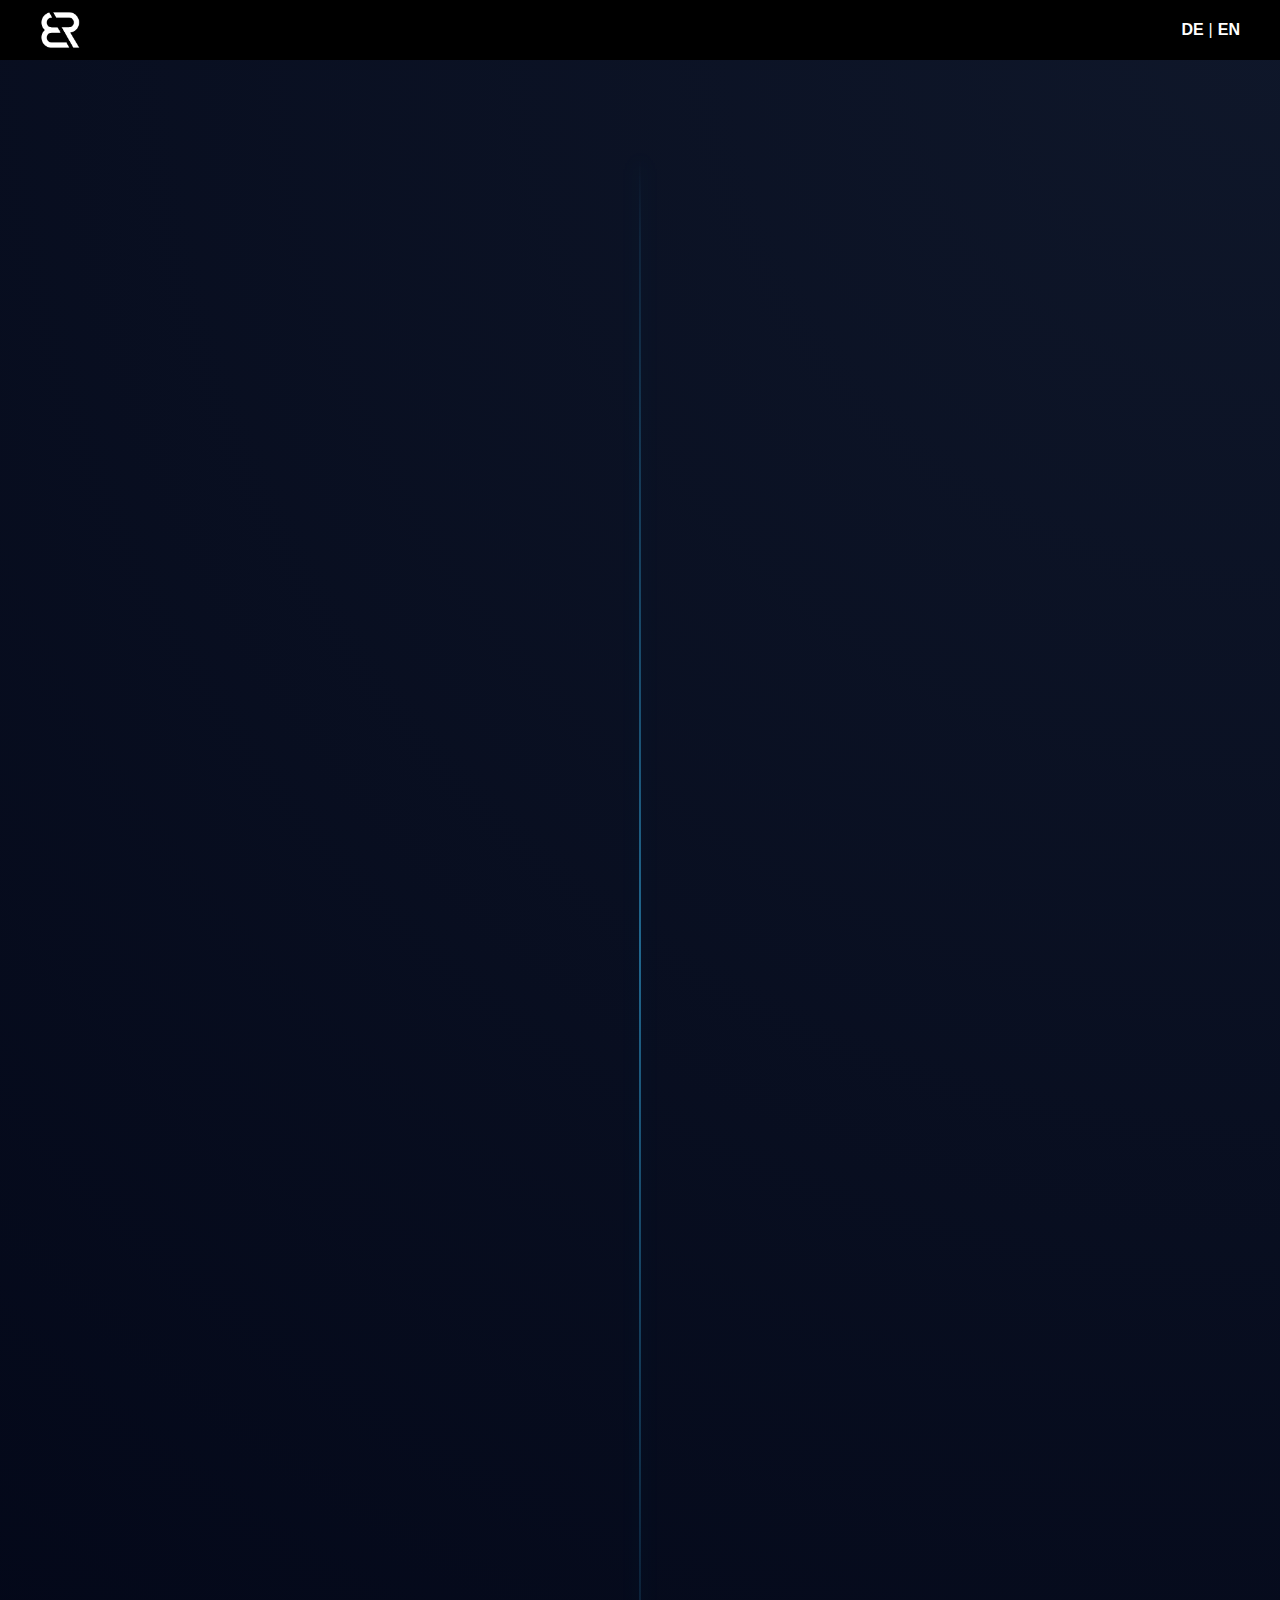
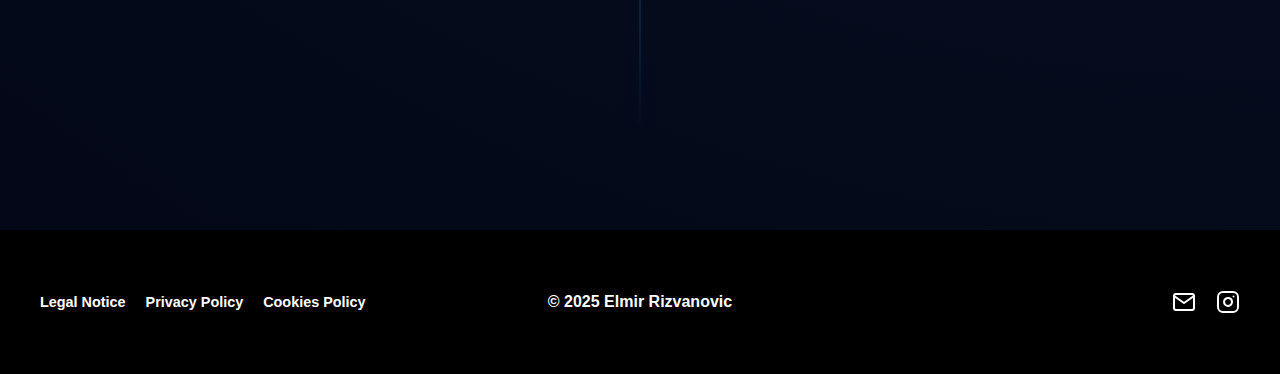
<file: about.html>
<!DOCTYPE html>
<html lang="en">
<head>
    <meta charset="UTF-8">
    <meta name="viewport" content="width=device-width, initial-scale=1.0">
    <link rel="icon" href="assets/favicon.ico" type="image/x-icon"/>
    <meta name="description" content="Official website of professional football player Elmir Rizvanovic">
    <title>Timeline | Elmir Rizvanovic</title>
    
    <link rel="stylesheet" href="css/styles.css">
    <script src="js/main.js"></script>
    <style>
        body {
            margin: 0;
            font-family: 'Inter', Arial, sans-serif;
            background: radial-gradient(circle at top right, #0f172a, #020617);
            color: #fff;
            min-height: 100vh;
        }

        .content-de {
            display: none;
        }

        .timeline {
            max-width: 1200px;
            margin: 100px auto;
            padding: 40px 20px;
            position: relative;
            perspective: 1000px;
        }

        .timeline::before {
            content: '';
            position: absolute;
            left: 50%;
            top: 0;
            bottom: 0;
            width: 1px;
            background: linear-gradient(180deg, 
                rgba(56, 189, 248, 0) 0%,
                rgba(56, 189, 248, 0.2) 5%,
                rgba(56, 189, 248, 1) 50%,
                rgba(56, 189, 248, 0.2) 95%,
                rgba(56, 189, 248, 0) 100%
            );
            transform: translateX(-50%);
            box-shadow: 0 0 20px rgba(56, 189, 248, 0.3);
        }

        .timeline-step {
            display: flex;
            justify-content: center;
            align-items: center;
            margin-bottom: 120px;
            opacity: 0;
            transform: translateY(40px);
            animation: fadeInUp 0.8s cubic-bezier(0.22, 1, 0.36, 1) forwards;
        }

        @keyframes fadeInUp {
            to {
                opacity: 1;
                transform: translateY(0);
            }
        }

        .timeline-step:nth-child(odd) {
            flex-direction: row;
        }

        .timeline-step:nth-child(even) {
            flex-direction: row-reverse;
        }

        .timeline-content {
            width: 45%;
            padding: 40px;
            background: rgba(255, 255, 255, 0.02);
            backdrop-filter: blur(20px);
            border-radius: 24px;
            box-shadow: 
                0 4px 24px -1px rgba(0, 0, 0, 0.2),
                0 0 1px 0 rgba(255, 255, 255, 0.1) inset;
            border: 1px solid rgba(255, 255, 255, 0.05);
            transition: all 0.4s cubic-bezier(0.22, 1, 0.36, 1);
            position: relative;
            overflow: hidden;
        }

        .timeline-content::before {
            content: '';
            position: absolute;
            top: 0;
            left: 0;
            right: 0;
            height: 1px;
            background: linear-gradient(90deg, 
                transparent,
                rgba(56, 189, 248, 0.5),
                transparent
            );
        }

        .timeline-content:hover {
            transform: translateY(-8px) scale(1.02);
            box-shadow: 
                0 20px 40px -1px rgba(0, 0, 0, 0.3),
                0 0 1px 0 rgba(255, 255, 255, 0.1) inset;
            background: rgba(255, 255, 255, 0.03);
        }

        .timeline-content h3 {
            margin: 0 0 20px 0;
            font-size: 2rem;
            font-weight: 700;
            background: linear-gradient(135deg, #38bdf8, #818cf8);
            -webkit-background-clip: text;
            -webkit-text-fill-color: transparent;
            letter-spacing: -0.02em;
        }

        .timeline-content p {
            margin: 0;
            font-size: 1.1rem;
            line-height: 1.8;
            color: rgba(255, 255, 255, 0.8);
            transition: color 0.3s ease;
        }

        .timeline-content:hover p {
            color: rgba(255, 255, 255, 0.95);
        }

        .timeline-point {
            width: 16px;
            height: 16px;
            background: #38bdf8;
            border-radius: 50%;
            margin: 0 60px;
            position: relative;
            box-shadow: 0 0 20px rgba(56, 189, 248, 0.5);
            transition: all 0.3s cubic-bezier(0.22, 1, 0.36, 1);
        }

        .timeline-point::before,
        .timeline-point::after {
            content: '';
            position: absolute;
            border-radius: 50%;
            animation: pulseRing 3s cubic-bezier(0.22, 1, 0.36, 1) infinite;
        }

        .timeline-point::before {
            width: 32px;
            height: 32px;
            top: 50%;
            left: 50%;
            transform: translate(-50%, -50%);
            border: 2px solid rgba(56, 189, 248, 0.3);
        }

        .timeline-point::after {
            width: 48px;
            height: 48px;
            top: 50%;
            left: 50%;
            transform: translate(-50%, -50%);
            border: 1px solid rgba(56, 189, 248, 0.2);
            animation-delay: 0.5s;
        }

        @keyframes pulseRing {
            0% {
                transform: translate(-50%, -50%) scale(0.7);
                opacity: 1;
            }
            100% {
                transform: translate(-50%, -50%) scale(2);
                opacity: 0;
            }
        }

        .timeline-step:hover .timeline-point {
            transform: scale(1.3);
            background: #818cf8;
            box-shadow: 0 0 30px rgba(129, 140, 248, 0.6);
        }

        @media (max-width: 968px) {
            .timeline::before {
                left: 40px;
            }

            .timeline-step {
                flex-direction: row !important;
                margin-left: 40px;
            }

            .timeline-content {
                width: calc(100% - 120px);
                margin-left: 40px;
            }

            .timeline-point {
                margin: 0;
                min-width: 16px;
            }

            .timeline-content h3 {
                font-size: 1.75rem;
            }
        }

        @media (max-width: 480px) {
            .timeline-content {
                padding: 30px;
            }

            .timeline-content h3 {
                font-size: 1.5rem;
            }
        }

        .timeline-step:nth-child(1) { animation-delay: 0.2s; }
        .timeline-step:nth-child(2) { animation-delay: 0.4s; }
        .timeline-step:nth-child(3) { animation-delay: 0.6s; }
        .timeline-step:nth-child(4) { animation-delay: 0.8s; }


        
    </style>
</head>
<body>
    <!-- Header -->
    <header class="header">
        <div class="header-container">
            <div class="logo">
                <a href="www.elmirr.com" aria-label="Go to home">
                    <img src="assets/logo.png" alt="Elmir Rizvanovic Logo">
                </a>
            </div>
            <nav class="language-selector">
                <a href="#" lang="de" id="de-btn">DE</a> | <a href="#" lang="en" id="en-btn">EN</a>
            </nav>
        </div>
    </header>

    <!-- Timeline -->
    <main>
        <div class="timeline">
            <!-- English Content -->
            <div class="content-en">
                <div class="timeline-step">
                    <div class="timeline-content">
                        <h3>2008 - Born in Vienna, Austria</h3>
                        <p>Vienna, Austria. This is where Elmir Rizvanovic was born, and where the seed of his footballing passion was sown.</p>
                    </div>
                    <div class="timeline-point"></div>
                </div>
                <div class="timeline-step">
                    <div class="timeline-point"></div>
                    <div class="timeline-content">
                        <h3>2017 - The Beginning of My Journey</h3>
                        <p>In 2017, I joined SC Team Wiener Linien, a team that, unlike those before it, became the place where I truly learned the ropes and refined my skills, shaping the course of my journey.</p>
                    </div>
                </div>
                <div class="timeline-step">
                    <div class="timeline-content">
                        <h3>2020: A New Chapter with SC Red Star Penzing</h3>
                        <p>In 2020, I joined SC Red Star Penzing, a new chapter in my journey where I continued to grow, building on the foundation laid before and pushing myself to new heights alongside a team that challenged and inspired me.</p>
                    </div>
                    <div class="timeline-point"></div>
                </div>
                <div class="timeline-step">
                    <div class="timeline-point"></div>
                    <div class="timeline-content">
                        <h3>2024/2025: Stepping Up with Floridsdorfer AC</h3>
                        <p>In the 2024/2025 season, I joined Floridsdorfer AC, taking an important step in my career to face new challenges, develop my skills, and contribute to a team committed to success.</p>
                    </div>
                </div>
            </div>

            <!-- German Content -->
            <div class="content-de">
                <div class="timeline-step">
                    <div class="timeline-content">
                        <h3>2008 - Geboren in Wien, Österreich</h3>
                        <p>Wien, Österreich. Hier wurde Elmir Rizvanovic geboren und hier wurde der Grundstein für seine Fußballbegeisterung gelegt.</p>
                    </div>
                    <div class="timeline-point"></div>
                </div>
                <div class="timeline-step">
                    <div class="timeline-point"></div>
                    <div class="timeline-content">
                        <h3>2017 - Der Beginn meiner Reise</h3>
                        <p>2017 schloss ich mich dem SC Team Wiener Linien an, einem Team, das anders als die vorherigen der Ort wurde, an dem ich wirklich das Handwerk lernte und meine Fähigkeiten verfeinerte, was den Verlauf meiner Reise prägte.</p>
                    </div>
                </div>
                <div class="timeline-step">
                    <div class="timeline-content">
                        <h3>2020: Ein neues Kapitel mit SC Red Star Penzing</h3>
                        <p>2020 schloss ich mich SC Red Star Penzing an, ein neues Kapitel in meiner Reise, wo ich mich weiterentwickelte, auf dem zuvor gelegten Fundament aufbaute und mich neben einem Team, das mich herausforderte und inspirierte, zu neuen Höhen pushte.</p>
                    </div>
                    <div class="timeline-point"></div>
                </div>
                <div class="timeline-step">
                    <div class="timeline-point"></div>
                    <div class="timeline-content">
                        <h3>2024/2025: Der nächste Schritt mit Floridsdorfer AC</h3>
                        <p>In der Saison 2024/2025 schloss ich mich dem Floridsdorfer AC an, machte einen wichtigen Schritt in meiner Karriere, um mich neuen Herausforderungen zu stellen, meine Fähigkeiten weiterzuentwickeln und zu einem Team beizutragen, das sich dem Erfolg verschrieben hat.</p>
                    </div>
                </div>
            </div>
        </div>
    </main>

    <!-- Footer -->
    <footer class="footer">
        <div class="footer-container">
            <div class="footer-legal">
                <a href="legal.html">Legal Notice</a>
                <a href="privacy.html">Privacy Policy</a>
                <a href="cookies.html">Cookies Policy</a>
            </div>
            <div class="footer-copyright">
                <p>&copy; 2025 <span>Elmir Rizvanovic</span></p>
            </div>
            <div class="footer-links">
                <a href="mailto:hello@elmirr.com" class="footer-email">
                    <svg xmlns="http://www.w3.org/2000/svg" width="24" height="24" viewBox="0 0 24 24" fill="none" stroke="white" stroke-width="2" stroke-linecap="round" stroke-linejoin="round">
                        <path d="M4 4h16c1.1 0 2 .9 2 2v12c0 1.1-.9 2-2 2H4c-1.1 0-2-.9-2-2V6c0-1.1.9-2 2-2z"></path>
                        <polyline points="22,6 12,13 2,6"></polyline>
                    </svg>
                </a>
                <a href="https://www.instagram.com/elmir.rzv7/" target="_blank" class="footer-instagram">
                    <svg xmlns="http://www.w3.org/2000/svg" width="24" height="24" viewBox="0 0 24 24" fill="none" stroke="white" stroke-width="2" stroke-linecap="round" stroke-linejoin="round">
                        <rect x="2" y="2" width="20" height="20" rx="5" ry="5"/>
                        <path d="M16 11.37A4 4 0 1 1 12.63 8 4 4 0 0 1 16 11.37z"/>
                        <line x1="17.5" y1="6.5" x2="17.51" y2="6.5"/>
                    </svg>
                </a>
            </div>
        </div>
    </footer>


</body>
</html>
</file>
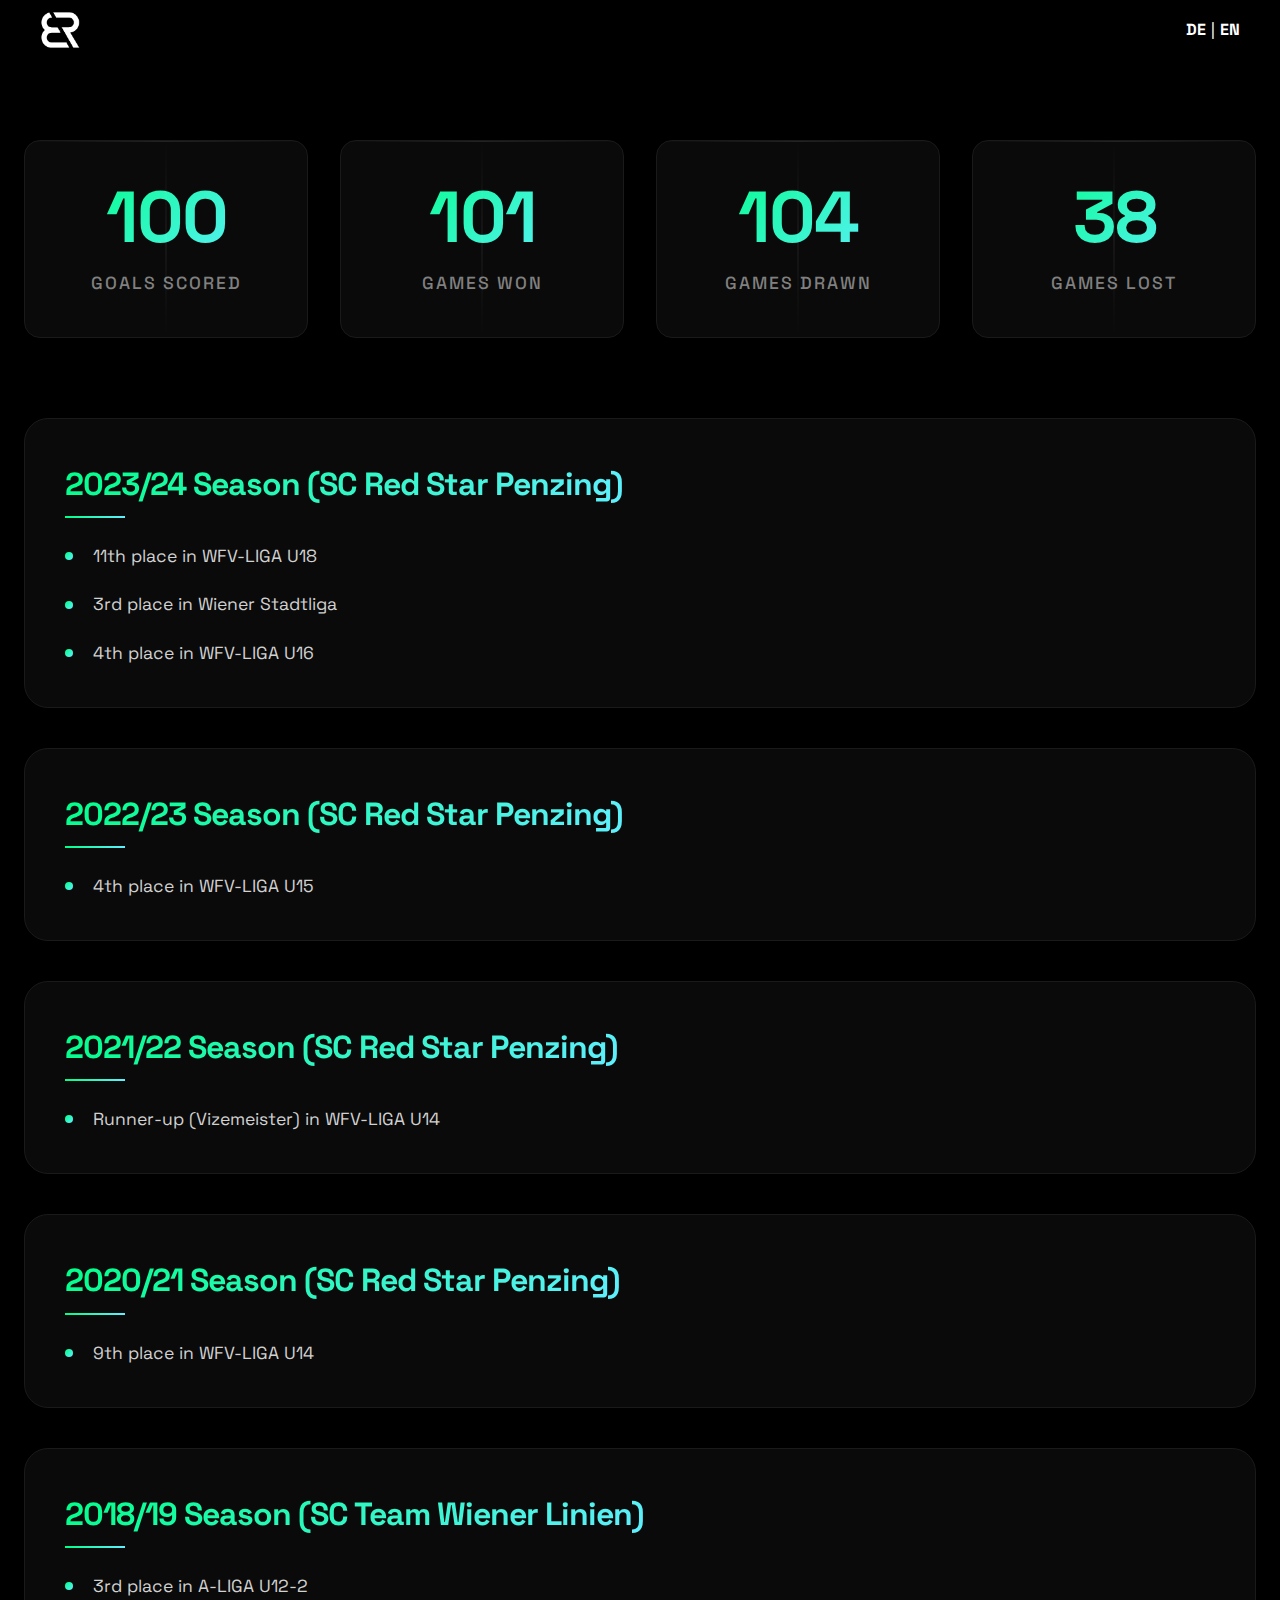
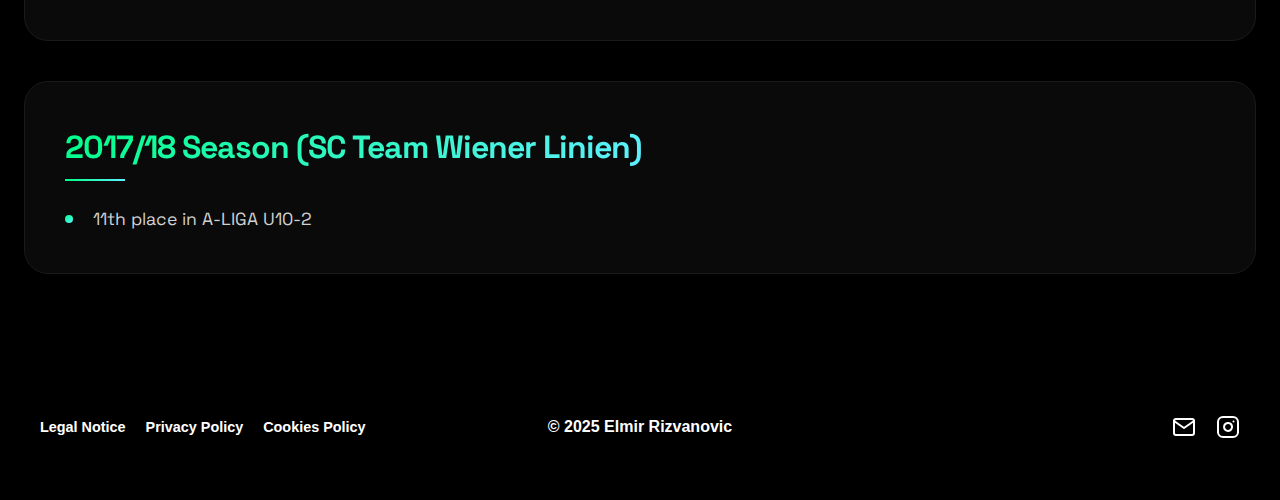
<file: achievements.html>
<!DOCTYPE html>
<html lang="en">
<head>
    <meta charset="UTF-8">
    <meta name="viewport" content="width=device-width, initial-scale=1.0">
    <link rel="icon" href="assets/favicon.ico" type="image/x-icon"/>
    <meta name="description" content="Achievements of professional football player Elmir Rizvanovic">
    <title>Achievements | Elmir Rizvanovic</title>
    <link rel="stylesheet" href="css/styles.css">
    <script src="js/main.js"></script>
    <style>
        @import url('https://fonts.googleapis.com/css2?family=Space+Grotesk:wght@300;400;500;600;700&display=swap');

        body {
            margin: 0;
            font-family: 'Space Grotesk', sans-serif;
            background: #000000;
            color: #ffffff;
            min-height: 100vh;
            line-height: 1.6;
        }

        .content-de {
            display: none;
        }

        .achievements-container {
            max-width: 1400px;
            margin: 80px auto;
            padding: 0 24px;
        }

        .stats-grid {
            display: grid;
            grid-template-columns: repeat(auto-fit, minmax(240px, 1fr));
            gap: 32px;
            margin-bottom: 80px;
        }

        .stat-card {
            position: relative;
            background: #0a0a0a;
            border: 1px solid #1a1a1a;
            border-radius: 16px;
            padding: 40px;
            text-align: center;
            transition: all 0.5s cubic-bezier(0.4, 0, 0.2, 1);
            overflow: hidden;
        }

        .stat-card::before {
            content: '';
            position: absolute;
            top: 0;
            left: 0;
            right: 0;
            height: 1px;
            background: linear-gradient(90deg, 
                transparent,
                rgba(255, 255, 255, 0.1),
                transparent
            );
        }

        .stat-card::after {
            content: '';
            position: absolute;
            top: 0;
            left: 50%;
            width: 1px;
            height: 100%;
            background: linear-gradient(180deg, 
                transparent,
                rgba(255, 255, 255, 0.1),
                transparent
            );
            transform: translateX(-50%);
        }

        .stat-card:hover {
            transform: translateY(-10px);
            box-shadow: 0 20px 40px rgba(0, 0, 0, 0.4);
            background: #0f0f0f;
            border-color: #2a2a2a;
        }

        .stat-number {
            font-size: 4.5rem;
            font-weight: 700;
            margin: 0;
            background: linear-gradient(135deg, #00ff87 0%, #60efff 100%);
            -webkit-background-clip: text;
            -webkit-text-fill-color: transparent;
            line-height: 1;
            letter-spacing: -2px;
        }

        .stat-label {
            font-size: 1.1rem;
            color: #808080;
            margin-top: 16px;
            text-transform: uppercase;
            letter-spacing: 2px;
            font-weight: 500;
        }

        .seasons-container {
            display: grid;
            gap: 40px;
        }

        .season-card {
            position: relative;
            background: #0a0a0a;
            border: 1px solid #1a1a1a;
            border-radius: 24px;
            padding: 40px;
            transition: all 0.5s cubic-bezier(0.4, 0, 0.2, 1);
            overflow: hidden;
        }

        .season-card::before {
            content: '';
            position: absolute;
            top: 0;
            left: 0;
            width: 100%;
            height: 100%;
            background: radial-gradient(
                800px circle at var(--mouse-x) var(--mouse-y),
                rgba(255, 255, 255, 0.06),
                transparent 40%
            );
            opacity: 0;
            transition: opacity 0.5s;
        }

        .season-card:hover::before {
            opacity: 1;
        }

        .season-card:hover {
            transform: translateY(-10px);
            box-shadow: 0 20px 40px rgba(0, 0, 0, 0.4);
            background: #0f0f0f;
            border-color: #2a2a2a;
        }

        .season-title {
            font-size: 2rem;
            font-weight: 700;
            margin: 0 0 32px 0;
            background: linear-gradient(135deg, #00ff87 0%, #60efff 100%);
            -webkit-background-clip: text;
            -webkit-text-fill-color: transparent;
            letter-spacing: -1px;
            position: relative;
            display: inline-block;
        }

        .season-title::after {
            content: '';
            position: absolute;
            bottom: -8px;
            left: 0;
            width: 60px;
            height: 2px;
            background: linear-gradient(90deg, #00ff87, #60efff);
        }

        .achievement-list {
            list-style: none;
            padding: 0;
            margin: 0;
            display: grid;
            gap: 20px;
        }

        .achievement-item {
            position: relative;
            color: #d1d1d1;
            font-size: 1.1rem;
            padding-left: 28px;
            transition: color 0.3s;
        }

        .achievement-item::before {
            content: '';
            position: absolute;
            left: 0;
            top: 50%;
            transform: translateY(-50%);
            width: 8px;
            height: 8px;
            background: linear-gradient(135deg, #00ff87, #60efff);
            border-radius: 50%;
            transition: transform 0.3s;
        }

        .achievement-item:hover {
            color: #ffffff;
        }

        .achievement-item:hover::before {
            transform: translateY(-50%) scale(1.5);
        }

        @media (max-width: 768px) {
            .achievements-container {
                margin: 60px auto;
            }

            .stat-number {
                font-size: 3.5rem;
            }

            .season-title {
                font-size: 1.75rem;
            }

            .season-card {
                padding: 32px;
            }
        }

        @media (max-width: 480px) {
            .stat-number {
                font-size: 3rem;
            }

            .achievement-item {
                font-size: 1rem;
            }

            .season-card {
                padding: 24px;
            }
        }
    </style>
</head>
<!-- Header -->
<body>

<header class="header">
    <div class="header-container">
        <div class="logo">
            <a href="www.elmirr.com" aria-label="Go to home">
                <img src="assets/logo.png" alt="Elmir Rizvanovic Logo">
            </a>
        </div>
        <nav class="language-selector">
            <a href="#" lang="de" id="de-btn">DE</a> | <a href="#" lang="en" id="en-btn">EN</a>
        </nav>
    </div>
</header>

<!-- Main Content -->
<main>
    <div class="achievements-container">
        <!-- English Content -->
        <div class="content-en">
                <div class="stats-grid">
                    <div class="stat-card">
                        <p class="stat-number">100</p>
                        <p class="stat-label">Goals Scored</p>
                    </div>
                    <div class="stat-card">
                        <p class="stat-number">101</p>
                        <p class="stat-label">Games Won</p>
                    </div>
                    <div class="stat-card">
                        <p class="stat-number">104</p>
                        <p class="stat-label">Games Drawn</p>
                    </div>
                    <div class="stat-card">
                        <p class="stat-number">38</p>
                        <p class="stat-label">Games Lost</p>
                    </div>
                </div>

                <div class="seasons-container">
                    <div class="season-card">
                        <h3 class="season-title">2023/24 Season (SC Red Star Penzing)</h3>
                        <ul class="achievement-list">
                            <li class="achievement-item">11th place in WFV-LIGA U18</li>
                            <li class="achievement-item">3rd place in Wiener Stadtliga</li>
                            <li class="achievement-item">4th place in WFV-LIGA U16</li>
                        </ul>
                    </div>
                    <div class="season-card">
                        <h3 class="season-title">2022/23 Season (SC Red Star Penzing)</h3>
                        <ul class="achievement-list">
                            <li class="achievement-item">4th place in WFV-LIGA U15</li>
                        </ul>
                    </div>
                    <div class="season-card">
                        <h3 class="season-title">2021/22 Season (SC Red Star Penzing)</h3>
                        <ul class="achievement-list">
                            <li class="achievement-item">Runner-up (Vizemeister) in WFV-LIGA U14</li>
                        </ul>
                    </div>
                    <div class="season-card">
                        <h3 class="season-title">2020/21 Season (SC Red Star Penzing)</h3>
                        <ul class="achievement-list">
                            <li class="achievement-item">9th place in WFV-LIGA U14</li>
                        </ul>
                    </div>
                    <div class="season-card">
                        <h3 class="season-title">2018/19 Season (SC Team Wiener Linien)</h3>
                        <ul class="achievement-list">
                            <li class="achievement-item">3rd place in A-LIGA U12-2</li>
                        </ul>
                    </div>
                    <div class="season-card">
                        <h3 class="season-title">2017/18 Season (SC Team Wiener Linien)</h3>
                        <ul class="achievement-list">
                            <li class="achievement-item">11th place in A-LIGA U10-2</li>
                        </ul>
                    </div>
                </div>
            </div>

            <!-- German Content -->
            <div class="content-de">
                <div class="stats-grid">
                    <div class="stat-card">
                        <p class="stat-number">100</p>
                        <p class="stat-label">Tore erzielt</p>
                    </div>
                    <div class="stat-card">
                        <p class="stat-number">101</p>
                        <p class="stat-label">Spiele gewonnen</p>
                    </div>
                    <div class="stat-card">
                        <p class="stat-number">104</p>
                        <p class="stat-label">Unentschieden</p>
                    </div>
                    <div class="stat-card">
                        <p class="stat-number">38</p>
                        <p class="stat-label">Spiele verloren</p>
                    </div>
                </div>

                <div class="seasons-container">
                    <div class="season-card">
                        <h3 class="season-title">Saison 2023/24 (SC Red Star Penzing)</h3>
                        <ul class="achievement-list">
                            <li class="achievement-item">11. Platz in der WFV-LIGA U18</li>
                            <li class="achievement-item">3. Platz in der Wiener Stadtliga</li>
                            <li class="achievement-item">4. Platz in der WFV-LIGA U16</li>
                        </ul>
                    </div>
                    <div class="season-card">
                        <h3 class="season-title">Saison 2022/23 (SC Red Star Penzing)</h3>
                        <ul class="achievement-list">
                            <li class="achievement-item">4. Platz in der WFV-LIGA U15</li>
                        </ul>
                    </div>
                    <div class="season-card">
                        <h3 class="season-title">Saison 2021/22 (SC Red Star Penzing)</h3>
                        <ul class="achievement-list">
                            <li class="achievement-item">Vizemeister in der WFV-LIGA U14</li>
                        </ul>
                    </div>
                    <div class="season-card">
                        <h3 class="season-title">Saison 2020/21 (SC Red Star Penzing)</h3>
                        <ul class="achievement-list">
                            <li class="achievement-item">9. Platz in der WFV-LIGA U14</li>
                        </ul>
                    </div>
                    <div class="season-card">
                        <h3 class="season-title">Saison 2018/19 (SC Team Wiener Linien)</h3>
                        <ul class="achievement-list">
                            <li class="achievement-item">3. Platz in der A-LIGA U12-2</li>
                        </ul>
                    </div>
                    <div class="season-card">
                        <h3 class="season-title">Saison 2017/18 (SC Team Wiener Linien)</h3>
                        <ul class="achievement-list">
                            <li class="achievement-item">11. Platz in der A-LIGA U10-2</li>
                        </ul>
                    </div>
                </div>
            </div>
        </div>
    </main>

    <!-- Footer -->
    <footer class="footer">
        <div class="footer-container">
            <div class="footer-legal">
                <a href="legal.html">Legal Notice</a>
                <a href="privacy.html">Privacy Policy</a>
                <a href="cookies.html">Cookies Policy</a>
            </div>
            <div class="footer-copyright">
                <p>&copy; 2025 <span>Elmir Rizvanovic</span></p>
            </div>
            <div class="footer-links">
                <a href="mailto:hello@elmirr.com" class="footer-email">
                    <svg xmlns="http://www.w3.org/2000/svg" width="24" height="24" viewBox="0 0 24 24" fill="none" stroke="white" stroke-width="2" stroke-linecap="round" stroke-linejoin="round">
                        <path d="M4 4h16c1.1 0 2 .9 2 2v12c0 1.1-.9 2-2 2H4c-1.1 0-2-.9-2-2V6c0-1.1.9-2 2-2z"></path>
                        <polyline points="22,6 12,13 2,6"></polyline>
                    </svg>
                </a>
                <a href="https://www.instagram.com/elmir.rzv7/" target="_blank" class="footer-instagram">
                    <svg xmlns="http://www.w3.org/2000/svg" width="24" height="24" viewBox="0 0 24 24" fill="none" stroke="white" stroke-width="2" stroke-linecap="round" stroke-linejoin="round">
                        <rect x="2" y="2" width="20" height="20" rx="5" ry="5"/>
                        <path d="M16 11.37A4 4 0 1 1 12.63 8 4 4 0 0 1 16 11.37z"/>
                        <line x1="17.5" y1="6.5" x2="17.51" y2="6.5"/>
                    </svg>
                </a>
            </div>
        </div>
    </footer>


    <script>
        document.addEventListener('DOMContentLoaded', () => {
            document.querySelectorAll('.season-card').forEach(card => {
                card.addEventListener('mousemove', e => {
                    const rect = card.getBoundingClientRect();
                    card.style.setProperty('--mouse-x', `${e.clientX - rect.left}px`);
                    card.style.setProperty('--mouse-y', `${e.clientY - rect.top}px`);
                });
            });
        });
    </script>

</body>
</html>
</file>
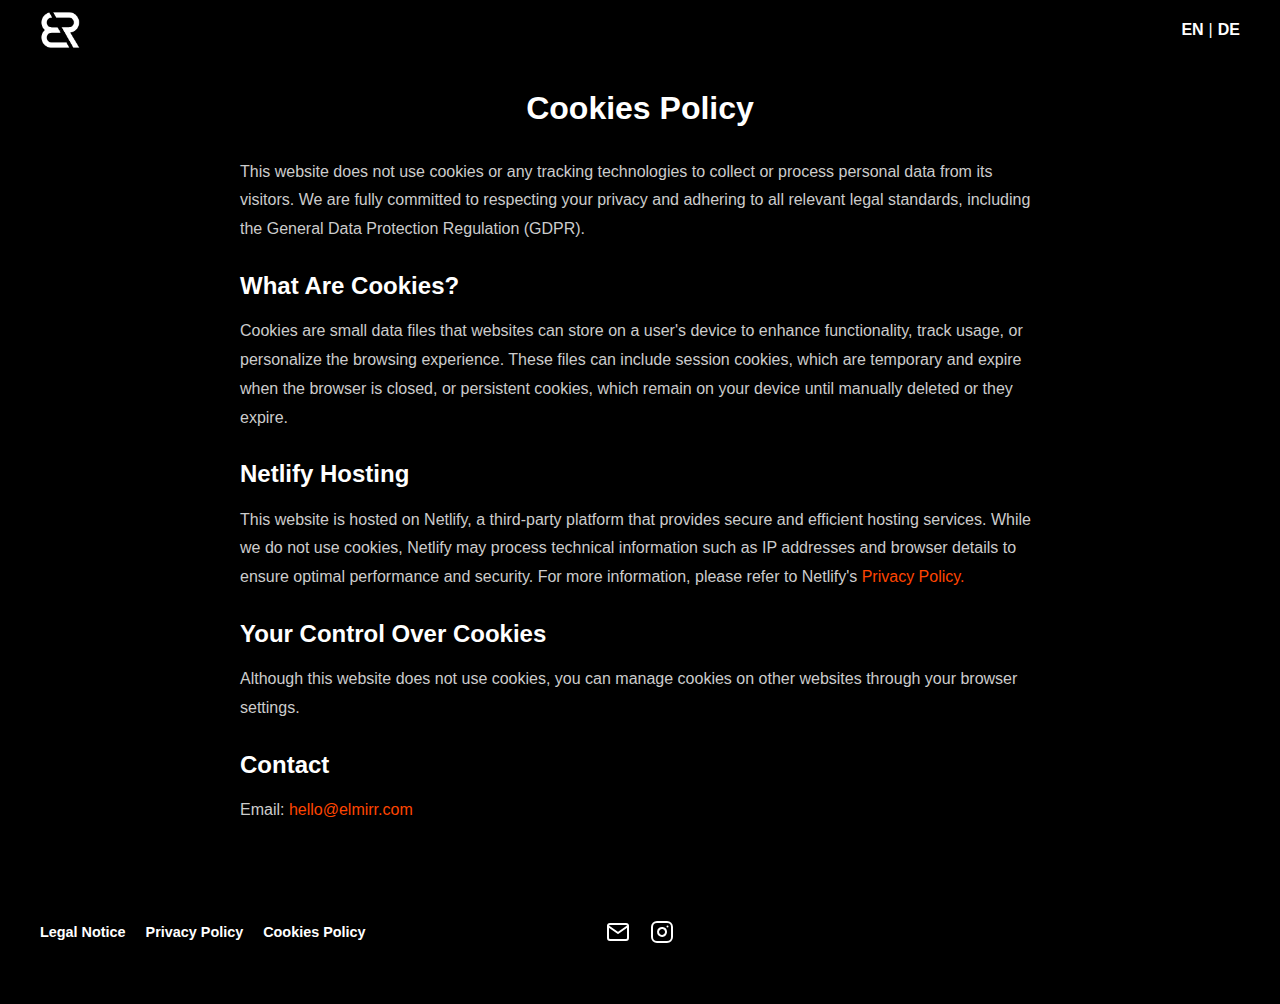
<file: cookies.html>
<!DOCTYPE html>
<html lang="en">
<head>
    <meta charset="UTF-8">
    <meta name="viewport" content="width=device-width, initial-scale=1.0">
    <meta name="description" content="Cookies Policy for the website of professional football player Elmir Rizvanovic.">
    <title>Cookies Policy | Elmir Rizvanovic</title>
    <link rel="stylesheet" href="css/styles.css">
    <script defer src="js/main.js"></script>
</head>
<body>
    <!-- Header -->
    <header class="header">
        <div class="header-container">
            <div class="logo">
                <a href="index.html" aria-label="Go to home">
                    <img src="assets/logo.png" alt="Elmir Rizvanovic Logo">
                </a>
            </div>
            <nav class="language-selector">
                <a href="#" id="en-btn" lang="en">EN</a> | 
                <a href="#" id="de-btn" lang="de">DE</a>
            </nav>
            
        </div>
    </header>

    <!-- Main Content -->
    <main class="main-content">
        <section class="cookies-policy-section">
            <div class="cookies-policy-container" id="cookies-content">
                <div class="content-en">
                    <h1>Cookies Policy</h1>
                    <p>This website does not use cookies or any tracking technologies to collect or process personal data from its visitors.
                    We are fully committed to respecting your privacy and adhering to all relevant legal standards, including the General Data Protection Regulation (GDPR).</p>
                    <h2>What Are Cookies?</h2>
                    <p>Cookies are small data files that websites can store on a user's device to enhance functionality, track usage, or personalize the browsing experience. 
                    These files can include session cookies, which are temporary and expire when the browser is closed, or persistent cookies, which remain on your device until manually deleted or they expire.</p>
                    <h2>Netlify Hosting</h2>
                    <p>This website is hosted on Netlify, a third-party platform that provides secure and efficient hosting services. While we do not use cookies, Netlify may process technical information such as IP 
                    addresses and browser details to ensure optimal performance and security. For more information, please refer to Netlify's <a href="https://www.netlify.com/privacy/">Privacy Policy.</a></p>
                    <h2>Your Control Over Cookies</h2>
                    <p>Although this website does not use cookies, you can manage cookies on other websites through your browser settings.</p>
                    <h2>Contact</h2>
                    <p>Email: <a href="mailto:hello@elmirr.com">hello@elmirr.com</a></p>
                </div>
        
                <div class="content-de" style="display: none;">
                    <h1>Cookie-Richtlinie</h1>
                    <p>Diese Website verwendet keine Cookies oder Tracking-Technologien, um persönliche Daten von Besuchern zu sammeln oder zu verarbeiten.
                    Wir verpflichten uns, Ihre Privatsphäre zu respektieren und alle relevanten gesetzlichen Standards, einschließlich der Datenschutz-Grundverordnung (DSGVO), einzuhalten.</p>
                    <h2>Was sind Cookies?</h2>
                    <p>Cookies sind kleine Datendateien, die Websites auf dem Gerät eines Nutzers speichern können, um die Funktionalität zu verbessern, die Nutzung zu verfolgen oder das Surferlebnis zu personalisieren. 
                    Diese Dateien können Sitzungscookies umfassen, die vorübergehend sind und beim Schließen des Browsers ablaufen, oder persistente Cookies, die auf Ihrem Gerät verbleiben, bis sie manuell gelöscht oder ablaufen.</p>
                    <h2>Netlify Hosting</h2>
                    <p>Diese Website wird auf Netlify gehostet, einer Drittanbieter-Plattform, die sichere und effiziente Hosting-Dienste bereitstellt. Obwohl wir keine Cookies verwenden, kann Netlify technische Informationen wie 
                    IP-Adressen und Browserdetails verarbeiten, um eine optimale Leistung und Sicherheit zu gewährleisten. Weitere Informationen finden Sie in der <a href="https://www.netlify.com/privacy/">Datenschutzrichtlinie von Netlify</a>.</p>
                    <h2>Ihre Kontrolle über Cookies</h2>
                    <p>Obwohl diese Website keine Cookies verwendet, können Sie Cookies auf anderen Websites über Ihre Browsereinstellungen verwalten oder deaktivieren.</p>
                    <h2>Kontakt</h2>
                    <p>Email: <a href="mailto:hello@elmirr.com">hello@elmirr.com</a></p>
                </div>
            </div>
        </section>
        
    </main>

    <!-- Footer -->
    <footer class="footer">
        <div class="footer-container">
            <div class="footer-legal">
                <a href="legal.html">Legal Notice</a>
                <a href="privacy.html">Privacy Policy</a>
                <a href="cookies.html">Cookies Policy</a>
            </div>
            <div class="footer-links">
                <a href="mailto:hello@elmirr.com" class="footer-email">
                    <svg xmlns="http://www.w3.org/2000/svg" width="24" height="24" viewBox="0 0 24 24" fill="none" stroke="white" stroke-width="2" stroke-linecap="round" stroke-linejoin="round">
                        <path d="M4 4h16c1.1 0 2 .9 2 2v12c0 1.1-.9 2-2 2H4c-1.1 0-2-.9-2-2V6c0-1.1.9-2 2-2z"></path>
                        <polyline points="22,6 12,13 2,6"></polyline>
                    </svg>
                </a>
                <a href="https://www.instagram.com/elmir.rzv7/" target="_blank" class="footer-instagram">
                    <svg xmlns="http://www.w3.org/2000/svg" width="24" height="24" viewBox="0 0 24 24" fill="none" stroke="white" stroke-width="2" stroke-linecap="round" stroke-linejoin="round">
                        <rect x="2" y="2" width="20" height="20" rx="5" ry="5"/>
                        <path d="M16 11.37A4 4 0 1 1 12.63 8 4 4 0 0 1 16 11.37z"/>
                        <line x1="17.5" y1="6.5" x2="17.51" y2="6.5"/>
                    </svg>
                </a>
            </div>
        </div>
    </footer>
</body>
</html>
</file>
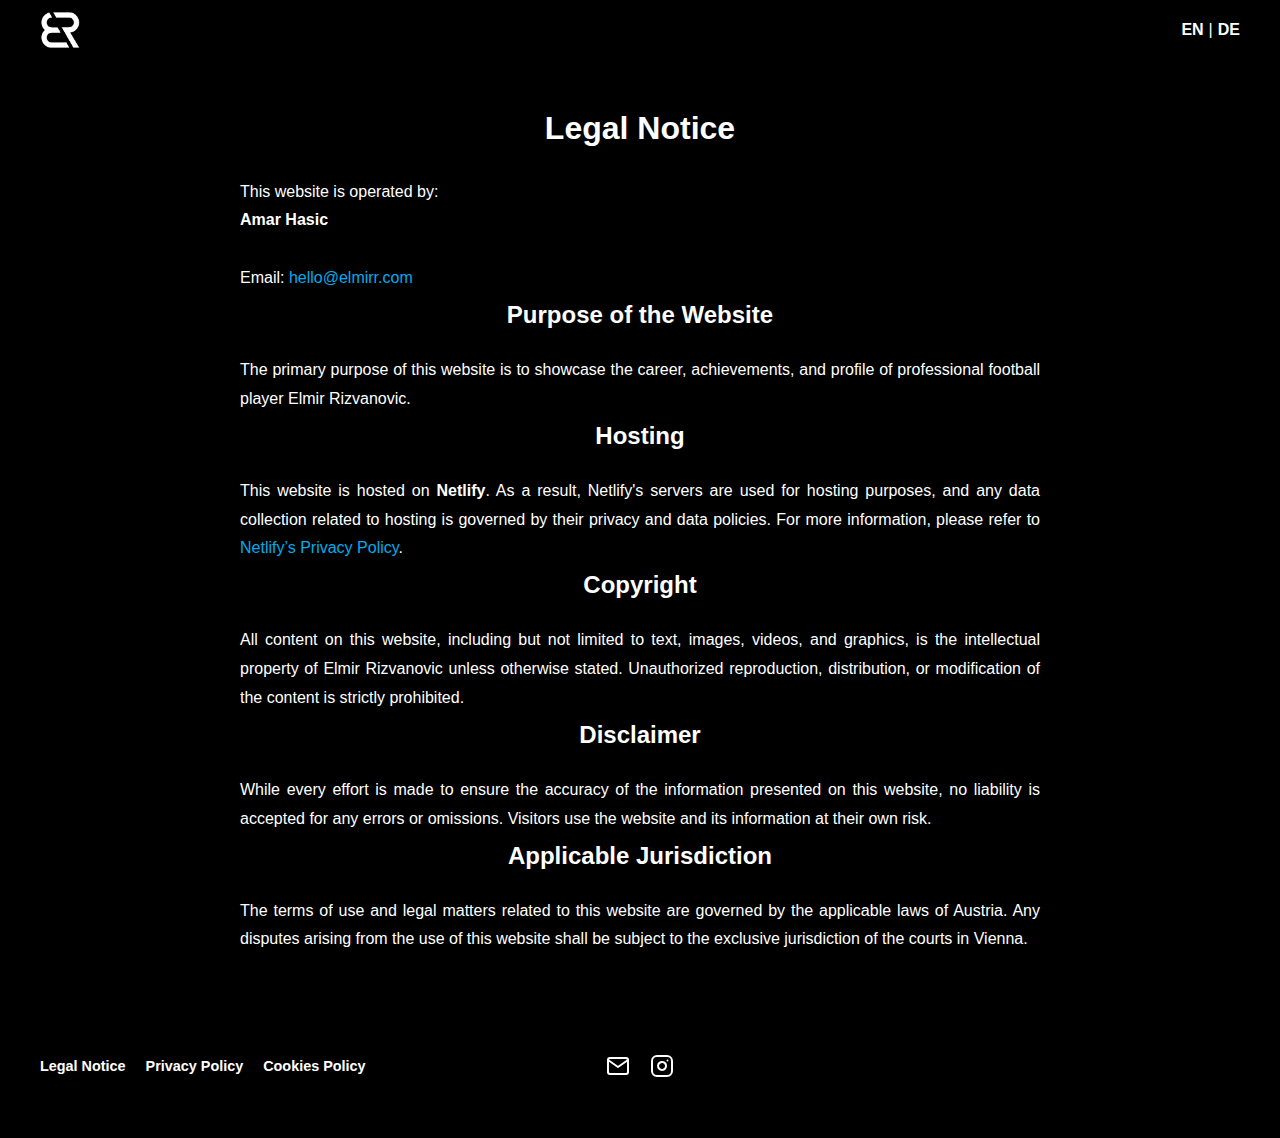
<file: legal.html>
<!DOCTYPE html>
<html lang="en">
<head>
    <meta charset="UTF-8">
    <meta name="viewport" content="width=device-width, initial-scale=1.0">
    <link rel="icon" href="assets/favicon.ico" type="image/x-icon"/>
    <meta name="description" content="Legal Notice for Elmir Rizvanovic's Official Website">
    <title>Legal Notice | Elmir Rizvanovic</title>
    <link rel="stylesheet" href="css/styles.css">
    <script defer src="js/main.js"></script>
</head>
<body>
    <!-- Header -->
    <header class="header">
        <div class="header-container">
            <div class="logo">
                <a href="index.html" aria-label="Go to home">
                    <img src="assets/logo.png" alt="Elmir Rizvanovic Logo">
                </a>
            </div>
            <nav class="language-selector">
                <a href="#" id="en-btn" lang="en">EN</a> | 
                <a href="#" id="de-btn" lang="de">DE</a>
            </nav>
        </div>
    </header>

    <!-- Main Content -->
    <main class="main-content">
        <section class="legal-notice-section">
            <!-- English Content -->
            <div class="legal-notice-container content-en">
                <h1>Legal Notice</h1>
                <p>This website is operated by:</p>
                <p><strong>Amar Hasic</strong><br>
                    <br>
                    Email: <a href="mailto:hello@elmirr.com">hello@elmirr.com</a>
                </p>

                <h2>Purpose of the Website</h2>
                <p>
                    The primary purpose of this website is to showcase the career, achievements, and profile of professional football player Elmir Rizvanovic.
                </p>

                <h2>Hosting</h2>
                <p>
                    This website is hosted on <strong>Netlify</strong>. As a result, Netlify's servers are used for hosting purposes, and any data collection related to hosting is governed by their privacy and data policies. For more information, please refer to <a href="https://www.netlify.com/privacy" target="_blank">Netlify’s Privacy Policy</a>.
                </p>

                <h2>Copyright</h2>
                <p>
                    All content on this website, including but not limited to text, images, videos, and graphics, is the intellectual property of Elmir Rizvanovic unless otherwise stated. Unauthorized reproduction, distribution, or modification of the content is strictly prohibited.
                </p>

                <h2>Disclaimer</h2>
                <p>
                    While every effort is made to ensure the accuracy of the information presented on this website, no liability is accepted for any errors or omissions. Visitors use the website and its information at their own risk.
                </p>

                <h2>Applicable Jurisdiction</h2>
                <p>
                    The terms of use and legal matters related to this website are governed by the applicable laws of Austria. Any disputes arising from the use of this website shall be subject to the exclusive jurisdiction of the courts in Vienna.
                </p>
            </div>

            <!-- German Content -->
            <div class="legal-notice-container content-de" style="display: none;">
                <h1>Rechtlicher Hinweis</h1>
                <p>Diese Website wird betrieben von:</p>
                <p><strong>Amar Hasic</strong><br>
                    <br>
                    E-Mail: <a href="mailto:hello@elmirr.com">hello@elmirr.com</a>
                </p>

                <h2>Zweck der Website</h2>
                <p>
                    Der Hauptzweck dieser Website besteht darin, die Karriere, Erfolge und das Profil des professionellen Fußballspielers Elmir Rizvanovic zu präsentieren.
                </p>

                <h2>Hosting</h2>
                <p>
                    Diese Website wird auf <strong>Netlify</strong> gehostet. Die Server von Netlify werden für Hosting-Zwecke genutzt, und alle datenbezogenen Vorgänge unterliegen den Datenschutzrichtlinien von Netlify. Weitere Informationen finden Sie in der <a href="https://www.netlify.com/privacy" target="_blank">Netlify-Datenschutzerklärung</a>.
                </p>

                <h2>Urheberrecht</h2>
                <p>
                    Alle Inhalte dieser Website, einschließlich, aber nicht beschränkt auf Texte, Bilder, Videos und Grafiken, sind geistiges Eigentum von Elmir Rizvanovic, sofern nicht anders angegeben. Unerlaubte Vervielfältigung, Verbreitung oder Modifikation der Inhalte ist strengstens untersagt.
                </p>

                <h2>Haftungsausschluss</h2>
                <p>
                    Obwohl wir uns bemühen, die Richtigkeit der auf dieser Website präsentierten Informationen sicherzustellen, übernehmen wir keine Haftung für Fehler oder Auslassungen. Besucher nutzen die Website und ihre Informationen auf eigenes Risiko.
                </p>

                <h2>Gerichtsbarkeit</h2>
                <p>
                    Die Nutzungsbedingungen und rechtlichen Angelegenheiten in Bezug auf diese Website unterliegen den geltenden Gesetzen Österreichs. Alle Streitigkeiten, die sich aus der Nutzung dieser Website ergeben, unterliegen der ausschließlichen Zuständigkeit der Gerichte in Wien.
                </p>
            </div>
        </section>
    </main>

    <!-- Footer -->
    <footer class="footer">
        <div class="footer-container">
            <div class="footer-legal">
                <a href="legal.html">Legal Notice</a>
                <a href="privacy.html">Privacy Policy</a>
                <a href="cookies.html">Cookies Policy</a>
            </div>
            <div class="footer-links">
                <a href="mailto:hello@elmirr.com" class="footer-email">
                    <svg xmlns="http://www.w3.org/2000/svg" width="24" height="24" viewBox="0 0 24 24" fill="none" stroke="white" stroke-width="2" stroke-linecap="round" stroke-linejoin="round">
                        <path d="M4 4h16c1.1 0 2 .9 2 2v12c0 1.1-.9 2-2 2H4c-1.1 0-2-.9-2-2V6c0-1.1.9-2 2-2z"></path>
                        <polyline points="22,6 12,13 2,6"></polyline>
                    </svg>
                </a>
                <a href="https://www.instagram.com/elmir.rzv7/" target="_blank" class="footer-instagram">
                    <svg xmlns="http://www.w3.org/2000/svg" width="24" height="24" viewBox="0 0 24 24" fill="none" stroke="white" stroke-width="2" stroke-linecap="round" stroke-linejoin="round">
                        <rect x="2" y="2" width="20" height="20" rx="5" ry="5"/>
                        <path d="M16 11.37A4 4 0 1 1 12.63 8 4 4 0 0 1 16 11.37z"/>
                        <line x1="17.5" y1="6.5" x2="17.51" y2="6.5"/>
                    </svg>
                </a>
            </div>
        </div>
    </footer>
</body>
</html>
</file>
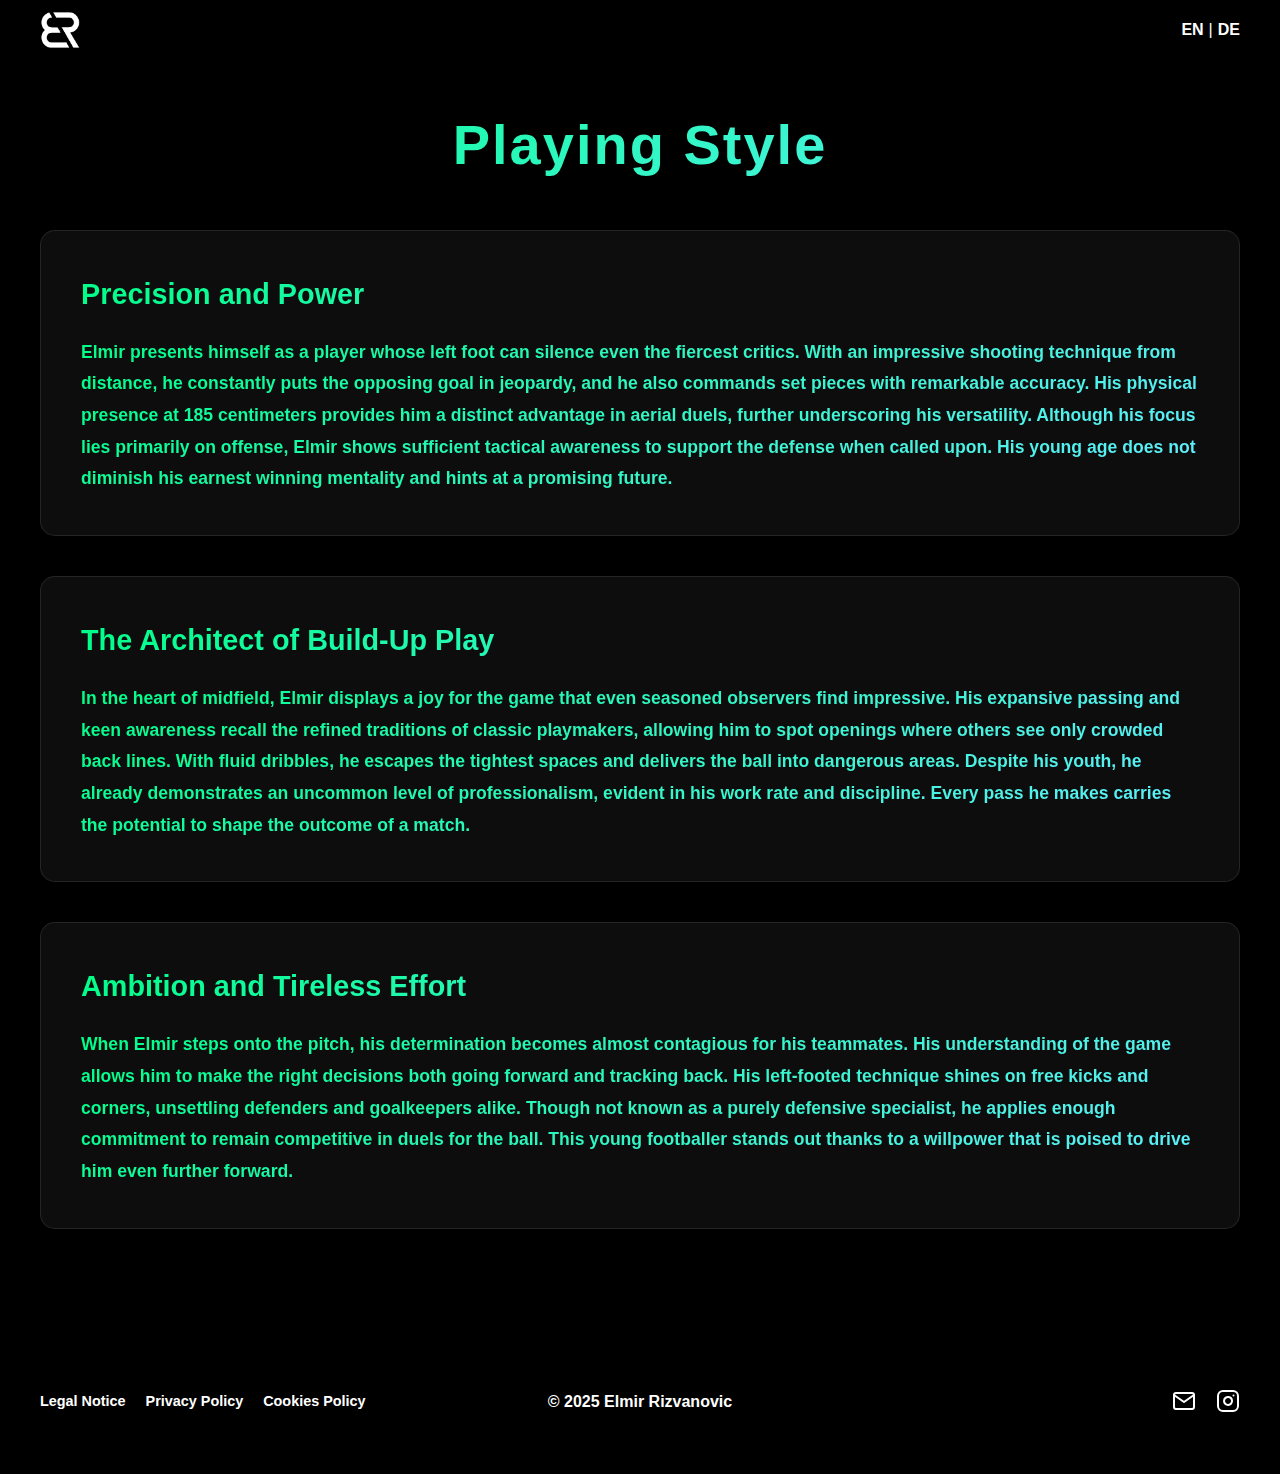
<file: on-the-field.html>
<!DOCTYPE html>
<html lang="en">
<head>
    <meta charset="UTF-8">
    <meta name="viewport" content="width=device-width, initial-scale=1.0">
    <link rel="icon" href="assets/favicon.ico" type="image/x-icon"/>
    <meta name="description" content="Elmir Rizvanovic's playing style and abilities as a CAM/CM player.">
    <title>Playing Style | Elmir Rizvanovic</title>
    <link rel="stylesheet" href="css/styles.css">
    <script defer src="js/main.js"></script>
</head>
<body style="margin: 0; padding: 0; font-family: Arial, sans-serif; line-height: 1.6;">
    <header class="header">
        <div class="header-container">
            <div class="logo">
                <a href="index.html" aria-label="Go to home">
                    <img src="assets/logo.png" alt="Elmir Rizvanovic Logo">
                </a>
            </div>
            <nav class="language-selector">
                <a href="#" id="en-btn" lang="en">EN</a> | 
                <a href="#" id="de-btn" lang="de">DE</a>
            </nav>
        </div>
    </header>

    <main style="max-width: 1200px; margin: 0 auto; padding: 40px 20px;">
        <div class="content-en">
            <section style="margin-bottom: 60px;">
                <h1 style="font-family: 'Lato-Bold', sans-serif; font-weight: 700; font-size: 3.5em; background: linear-gradient(135deg, #00ff87, #60efff); -webkit-background-clip: text; -webkit-text-fill-color: transparent; margin-bottom: 40px; font-weight: 700; letter-spacing: 2px; text-align: center;">Playing Style</h1>
                
                <div style="display: grid; grid-template-columns: 1fr; gap: 40px;">
                    <div style="background: rgba(255, 255, 255, 0.05); padding: 40px; border-radius: 15px; border: 1px solid rgba(255, 255, 255, 0.1); transition: transform 0.3s ease;">
                        <h2 style="background: linear-gradient(135deg, #00ff87, #60efff); -webkit-background-clip: text; -webkit-text-fill-color: transparent; font-size: 1.8em; margin-bottom: 20px; font-weight: 800;">Precision and Power</h2>
                        <p style="font-family: 'Lato-Bold', sans-serif; font-weight: 700; background: linear-gradient(135deg, #00ff87, #60efff); -webkit-background-clip: text; -webkit-text-fill-color: transparent; font-size: 1.1em; line-height: 1.8; margin: 0;">
                            Elmir presents himself as a player whose left foot can silence even the fiercest critics. With an impressive shooting technique from distance, he constantly puts the opposing goal in jeopardy, and he also commands set pieces with remarkable accuracy. His physical presence at 185 centimeters provides him a distinct advantage in aerial duels, further underscoring his versatility. Although his focus lies primarily on offense, Elmir shows sufficient tactical awareness to support the defense when called upon. His young age does not diminish his earnest winning mentality and hints at a promising future.
                        </p>
                    </div>

                    <div style="background: rgba(255, 255, 255, 0.05); padding: 40px; border-radius: 15px; border: 1px solid rgba(255, 255, 255, 0.1); transition: transform 0.3s ease;">
                        <h2 style="background: linear-gradient(135deg, #00ff87, #60efff); -webkit-background-clip: text; -webkit-text-fill-color: transparent; font-size: 1.8em; margin-bottom: 20px; font-weight: 800;">The Architect of Build-Up Play</h2>
                        <p style="font-family: 'Lato-Bold', sans-serif; font-weight: 700; background: linear-gradient(135deg, #00ff87, #60efff); -webkit-background-clip: text; -webkit-text-fill-color: transparent; font-size: 1.1em; line-height: 1.8; margin: 0;">
                            In the heart of midfield, Elmir displays a joy for the game that even seasoned observers find impressive. His expansive passing and keen awareness recall the refined traditions of classic playmakers, allowing him to spot openings where others see only crowded back lines. With fluid dribbles, he escapes the tightest spaces and delivers the ball into dangerous areas. Despite his youth, he already demonstrates an uncommon level of professionalism, evident in his work rate and discipline. Every pass he makes carries the potential to shape the outcome of a match.
                        </p>
                    </div>

                    <div style="background: rgba(255, 255, 255, 0.05); padding: 40px; border-radius: 15px; border: 1px solid rgba(255, 255, 255, 0.1); transition: transform 0.3s ease;">
                        <h2 style="background: linear-gradient(135deg, #00ff87, #60efff); -webkit-background-clip: text; -webkit-text-fill-color: transparent; font-size: 1.8em; margin-bottom: 20px; font-weight: 800;">Ambition and Tireless Effort</h2>
                        <p style="font-family: 'Lato-Bold', sans-serif; font-weight: 700; background: linear-gradient(135deg, #00ff87, #60efff); -webkit-background-clip: text; -webkit-text-fill-color: transparent; font-size: 1.1em; line-height: 1.8; margin: 0;">
                            When Elmir steps onto the pitch, his determination becomes almost contagious for his teammates. His understanding of the game allows him to make the right decisions both going forward and tracking back. His left-footed technique shines on free kicks and corners, unsettling defenders and goalkeepers alike. Though not known as a purely defensive specialist, he applies enough commitment to remain competitive in duels for the ball. This young footballer stands out thanks to a willpower that is poised to drive him even further forward.
                        </p>
                    </div>
                </div>
            </section>
        </div>

        <div class="content-de" style="display: none;">
            <section style="margin-bottom: 60px;">
                <h1 style="font-family: 'Lato-Bold', sans-serif; font-weight: 700; font-size: 3.5em; background: linear-gradient(135deg, #00ff87, #60efff); -webkit-background-clip: text; -webkit-text-fill-color: transparent; margin-bottom: 40px; font-weight: 700; letter-spacing: 2px; text-align: center;">Spielstil</h1>
                
                <div style="display: grid; grid-template-columns: 1fr; gap: 40px;">
                    <div style="background: rgba(255, 255, 255, 0.05); padding: 40px; border-radius: 15px; border: 1px solid rgba(255, 255, 255, 0.1); transition: transform 0.3s ease;">
                        <h2 style="background: linear-gradient(135deg, #00ff87, #60efff); -webkit-background-clip: text; -webkit-text-fill-color: transparent; font-size: 1.8em; margin-bottom: 20px; font-weight: 900;">Präzision und Macht</h2>
                        <p style="font-family: 'Lato-Bold', sans-serif; font-weight: 700; background: linear-gradient(135deg, #00ff87, #60efff); -webkit-background-clip: text; -webkit-text-fill-color: transparent; font-size: 1.1em; line-height: 1.8; margin: 0;">
                            Elmir präsentiert sich als ein Akteur, dessen linke Klebe jeden Skeptiker verstummen lässt. Mit einer beeindruckenden Schusstechnik aus der Distanz bringt er stets das gegnerische Tor in Gefahr und beherrscht darüber hinaus ruhende Bälle mit bemerkenswerter Genauigkeit. Seine körperliche Präsenz von 185 Zentimetern verschafft ihm deutliche Vorteile in Luftduellen, was seine Vielseitigkeit nur unterstreicht. Obwohl der Fokus klar auf dem Offensivspiel liegt, zeigt Elmir ausreichend taktisches Verständnis, um hinten auszuhelfen. Sein junges Alter tut seiner aufrichtigen Siegermentalität keinen Abbruch und lässt Großes erahnen.
                        </p>
                    </div>
        
                    <div style="background: rgba(255, 255, 255, 0.05); padding: 40px; border-radius: 15px; border: 1px solid rgba(255, 255, 255, 0.1); transition: transform 0.3s ease;">
                        <h2 style="background: linear-gradient(135deg, #00ff87, #60efff); -webkit-background-clip: text; -webkit-text-fill-color: transparent; font-size: 1.8em; margin-bottom: 20px; font-weight: 900;">Der Architekt des Aufbauspiels</h2>
                        <p style="font-family: 'Lato-Bold', sans-serif; font-weight: 700; background: linear-gradient(135deg, #00ff87, #60efff); -webkit-background-clip: text; -webkit-text-fill-color: transparent; font-size: 1.1em; line-height: 1.8; margin: 0;">
                            Im Herzen des Mittelfelds offenbart Elmir eine Spielfreude, die selbst erfahrene Beobachter beeindruckt. Sein weites Passspiel sowie die scharfe Übersicht erinnern an die feine Schule traditioneller Spielmacher und sorgen dafür, dass er Lücken findet, wo andere nur dichte Verteidigungsreihen sehen. Mit geschmeidigen Dribblings befreit er sich aus schwierigsten Situationen und spielt den Ball in die gefährlichen Zonen. Trotz seines jungen Status tritt er bereits mit ungewohnter Professionalität auf, was sich in seiner Arbeitsrate und Disziplin widerspiegelt. Jeder Pass von ihm trägt das Potenzial, eine Partie zu entscheiden.
                        </p>
                    </div>
        
                    <div style="background: rgba(255, 255, 255, 0.05); padding: 40px; border-radius: 15px; border: 1px solid rgba(255, 255, 255, 0.1); transition: transform 0.3s ease;">
                        <h2 style="background: linear-gradient(135deg, #00ff87, #60efff); -webkit-background-clip: text; -webkit-text-fill-color: transparent; font-size: 1.8em; margin-bottom: 20px; font-weight: 900;">Ehrgeiz und Unermüdlicher Einsatz</h2>
                        <p style="font-family: 'Lato-Bold', sans-serif; font-weight: 700; background: linear-gradient(135deg, #00ff87, #60efff); -webkit-background-clip: text; -webkit-text-fill-color: transparent; font-size: 1.1em; line-height: 1.8; margin: 0;">
                            Wenn Elmir das Spielfeld betritt, wirkt seine Zielstrebigkeit förmlich ansteckend auf seine Mitspieler. Sein Spielverständnis erlaubt es ihm, sowohl bei offensiven Vorstößen als auch im Rückwärtsgang die richtigen Entscheidungen zu treffen. Die linke Fußtechnik glänzt auch bei Freistößen und Ecken, wo er Gegenspieler und Torhüter gleichermaßen zum Zittern bringt. Obwohl er nicht als reiner Defensivstratege bekannt ist, reicht sein Engagement, um beim Balleroberungsspiel nie abzuschenken. Dieser junge Fußballer besticht durch einen Willen, der ihn noch weiter nach vorn treiben dürfte.
                        </p>
                    </div>
                </div>
            </section>
        </div>
    </main>

    <footer class="footer">
        <div class="footer-container">
            <div class="footer-legal">
                <a href="legal.html">Legal Notice</a>
                <a href="privacy.html">Privacy Policy</a>
                <a href="cookies.html">Cookies Policy</a>
            </div>
            <div class="footer-copyright">
                <p>&copy; 2025 <span>Elmir Rizvanovic</span></p>
            </div>
            <div class="footer-links">
                <a href="mailto:hello@elmirr.com" class="footer-email">
                    <svg xmlns="http://www.w3.org/2000/svg" width="24" height="24" viewBox="0 0 24 24" fill="none" stroke="white" stroke-width="2" stroke-linecap="round" stroke-linejoin="round">
                        <path d="M4 4h16c1.1 0 2 .9 2 2v12c0 1.1-.9 2-2 2H4c-1.1 0-2-.9-2-2V6c0-1.1.9-2 2-2z"></path>
                        <polyline points="22,6 12,13 2,6"></polyline>
                    </svg>
                </a>
                <a href="https://www.instagram.com/elmir.rzv7/" target="_blank" class="footer-instagram">
                    <svg xmlns="http://www.w3.org/2000/svg" width="24" height="24" viewBox="0 0 24 24" fill="none" stroke="white" stroke-width="2" stroke-linecap="round" stroke-linejoin="round">
                        <rect x="2" y="2" width="20" height="20" rx="5" ry="5"/>
                        <path d="M16 11.37A4 4 0 1 1 12.63 8 4 4 0 0 1 16 11.37z"/>
                        <line x1="17.5" y1="6.5" x2="17.51" y2="6.5"/>
                    </svg>
                </a>
            </div>
        </div>
    </footer>
</body>
</html>
</file>
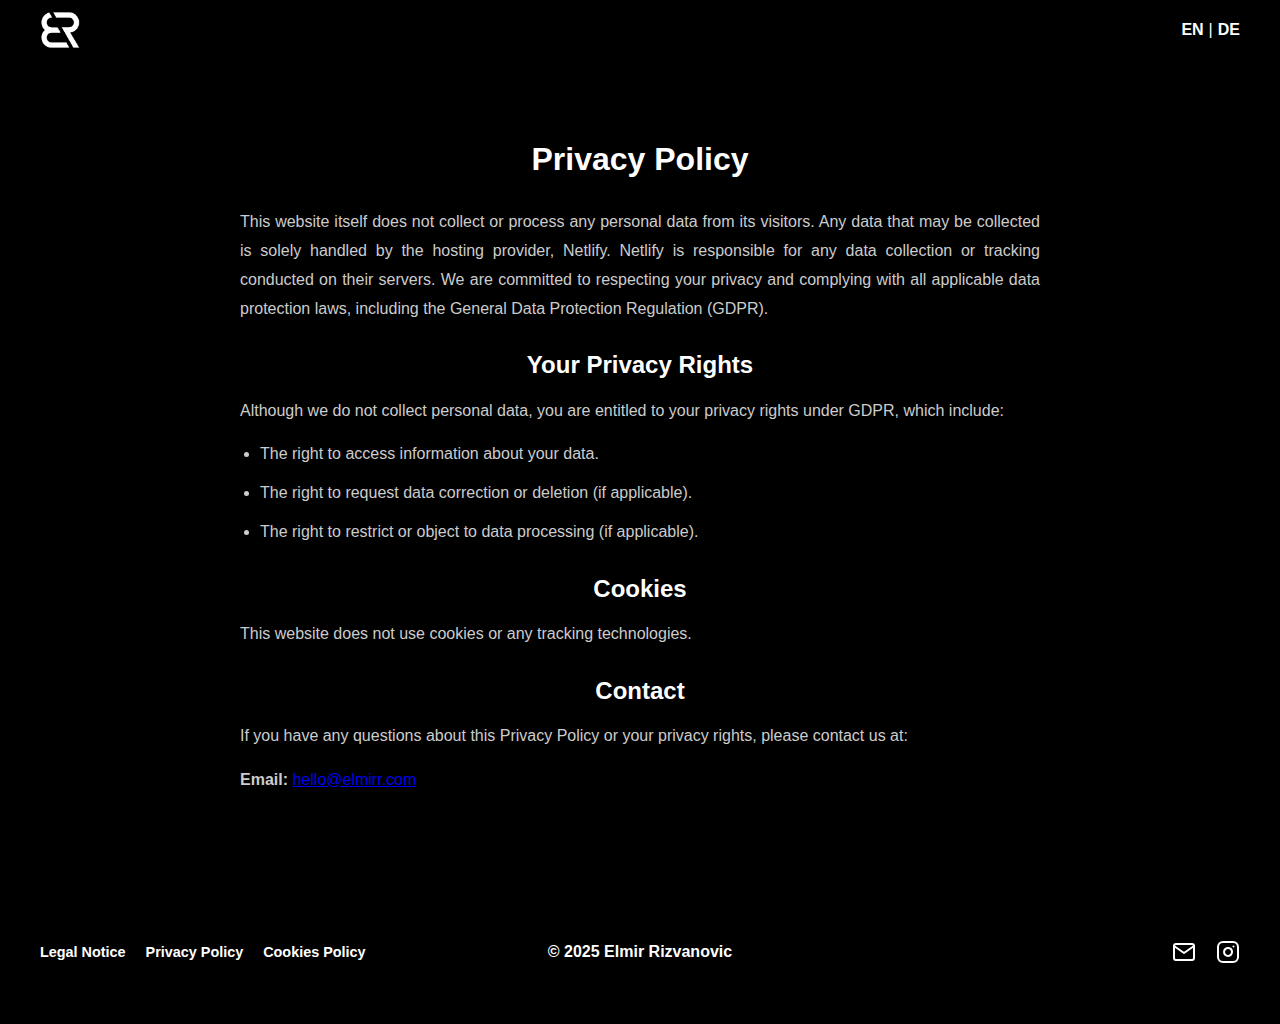
<file: privacy.html>
<!DOCTYPE html>
<html lang="en">
<head>
    <meta charset="UTF-8">
    <meta name="viewport" content="width=device-width, initial-scale=1.0">
    <link rel="icon" href="assets/favicon.ico" type="image/x-icon"/>
    <meta name="description" content="Privacy Policy of Elmir Rizvanovic's official website.">
    <title>Privacy Policy | Elmir Rizvanovic</title>
    <link rel="stylesheet" href="css/styles.css">
    <script defer src="js/main.js"></script>
</head>
<body>
    <!-- Header -->
    <header class="header">
        <div class="header-container">
            <div class="logo">
                <a href="index.html" aria-label="Go to home">
                    <img src="assets/logo.png" alt="Elmir Rizvanovic Logo">
                </a>
            </div>
            <nav class="language-selector">
                <a href="#" id="en-btn" lang="en">EN</a> | 
                <a href="#" id="de-btn" lang="de">DE</a>
            </nav>
        </div>
    </header>

    <!-- Main Content -->
    <main class="main-content">
        <section class="privacy-policy-section">
            <!-- English Content -->
            <div class="privacy-policy-container content-en">
                <h1>Privacy Policy</h1>
                <p>
                    This website itself does not collect or process any personal data from its visitors. Any data that may be collected is solely handled by the hosting provider, Netlify. Netlify is responsible for any data collection or tracking conducted on their servers. We are committed to respecting your privacy and complying with all applicable data protection laws, including the General Data Protection Regulation (GDPR).
                </p>
                <h2>Your Privacy Rights</h2>
                <p>
                    Although we do not collect personal data, you are entitled to your privacy rights under GDPR, which include:
                </p>
                <ul>
                    <li>The right to access information about your data.</li>
                    <li>The right to request data correction or deletion (if applicable).</li>
                    <li>The right to restrict or object to data processing (if applicable).</li>
                </ul>
                <h2>Cookies</h2>
                <p>
                    This website does not use cookies or any tracking technologies.
                </p>
                <h2>Contact</h2>
                <p>
                    If you have any questions about this Privacy Policy or your privacy rights, please contact us at:
                </p>
                <p>
                    <strong>Email:</strong> <a href="mailto:hello@elmirr.com">hello@elmirr.com</a>
                </p>
            </div>

            <!-- German Content -->
            <div class="privacy-policy-container content-de" style="display: none;">
                <h1>Datenschutzerklärung</h1>
                <p>
                    Diese Website selbst sammelt oder verarbeitet keine persönlichen Daten von ihren Besuchern. Alle Daten, die möglicherweise gesammelt werden, werden ausschließlich vom Hosting-Anbieter, Netlify, verarbeitet. Netlify ist für jede Datensammlung oder -verfolgung verantwortlich, die auf ihren Servern durchgeführt wird. Wir verpflichten uns, Ihre Privatsphäre zu respektieren und alle geltenden Datenschutzgesetze, einschließlich der Datenschutz-Grundverordnung (DSGVO), einzuhalten.
                </p>
                <h2>Ihre Datenschutzrechte</h2>
                <p>
                    Obwohl wir keine persönlichen Daten sammeln, haben Sie gemäß der DSGVO Anspruch auf Ihre Datenschutzrechte, die Folgendes beinhalten:
                </p>
                <ul>
                    <li>Das Recht, Informationen über Ihre Daten zu erhalten.</li>
                    <li>Das Recht, die Berichtigung oder Löschung von Daten zu beantragen (sofern zutreffend).</li>
                    <li>Das Recht, die Verarbeitung von Daten zu beschränken oder abzulehnen (sofern zutreffend).</li>
                </ul>
                <h2>Cookies</h2>
                <p>
                    Diese Website verwendet keine Cookies oder Tracking-Technologien.
                </p>
                <h2>Kontakt</h2>
                <p>
                    Wenn Sie Fragen zu dieser Datenschutzerklärung oder Ihren Datenschutzrechten haben, können Sie uns unter der folgenden Adresse kontaktieren:
                </p>
                <p>
                    <strong>E-Mail:</strong> <a href="mailto:hello@elmirr.com">hello@elmirr.com</a>
                </p>
            </div>
        </section>
    </main>

    <!-- Footer -->
    <footer class="footer">
        <div class="footer-container">
            <div class="footer-legal">
                <a href="legal.html">Legal Notice</a>
                <a href="privacy.html">Privacy Policy</a>
                <a href="cookies.html">Cookies Policy</a>
            </div>
            <div class="footer-copyright">
                <p>&copy; 2025 <span>Elmir Rizvanovic</span></p>
            </div>
            <div class="footer-links">
                <a href="mailto:hello@elmirr.com" class="footer-email">
                    <svg xmlns="http://www.w3.org/2000/svg" width="24" height="24" viewBox="0 0 24 24" fill="none" stroke="white" stroke-width="2" stroke-linecap="round" stroke-linejoin="round">
                        <path d="M4 4h16c1.1 0 2 .9 2 2v12c0 1.1-.9 2-2 2H4c-1.1 0-2-.9-2-2V6c0-1.1.9-2 2-2z"></path>
                        <polyline points="22,6 12,13 2,6"></polyline>
                    </svg>
                </a>
                <a href="https://www.instagram.com/elmir.rzv7/" target="_blank" class="footer-instagram">
                    <svg xmlns="http://www.w3.org/2000/svg" width="24" height="24" viewBox="0 0 24 24" fill="none" stroke="white" stroke-width="2" stroke-linecap="round" stroke-linejoin="round">
                        <rect x="2" y="2" width="20" height="20" rx="5" ry="5"/>
                        <path d="M16 11.37A4 4 0 1 1 12.63 8 4 4 0 0 1 16 11.37z"/>
                        <line x1="17.5" y1="6.5" x2="17.51" y2="6.5"/>
                    </svg>
                </a>
            </div>
        </div>
    </footer>
</body>
</html>
</file>
<file: css/styles.css>
/* General Reset */
body, h1, h2, p, a, ul, li, nav {
    margin: 0;
    padding: 0;
    box-sizing: border-box;
}

body {
    font-family: Arial, sans-serif;
    background: #000;
    color: white;
}

body .privacy-policy-section {
    display: flex;
    justify-content: center; /* Center horizontally */
    align-items: center; /* Center vertically */
    min-height: calc(100vh - 120px); /* Full viewport minus header and footer */
    padding: 20px; /* Add padding for spacing */
    background-color: black; /* Neutral background */
}


#player {
    width: 100%;
    height: calc(75vh - 100px);
    max-height: 100%;
}
:root {
    --plyr-control-icon-size: 24px;
    --plyr-control-spacing: 16px;
    --plyr-font-size-menu: 18px;
    --plyr-badge-font-size: 12px;
}
.plyr__controls button[data-plyr="play"] {
    transform: scale(1.3);
}
.plyr__control svg {
    transform: scale(1.8);
}
.plyr__control--overlaid {
    transform: scale(2.5);
}
:root {
    --plyr-control-icon-size: 24px; /* Uniform icon size for all controls */
    --plyr-control-spacing: 16px;  /* Uniform spacing between controls */
    --plyr-font-size-menu: 16px;   /* Adjust font size for menu */
}

.plyr__controls button[data-plyr] {
    transform: scale(1.5); /* Uniform scaling for all control buttons */
}

.plyr__control--overlaid {
    transform: scale(1.75); /* Adjust for larger overlaid play button */
}

.plyr__control svg {
    width: var(--plyr-control-icon-size);
    height: var(--plyr-control-icon-size);
}

.plyr__menu {
    font-size: var(--plyr-font-size-menu);
}

.privacy-policy-container {
    max-width: 800px; /* Limit width for readability */
    margin: 0 auto; /* Center the container */
    line-height: 1.8; /* Improve text spacing */
    color: white; /* Standard text color */
    text-align: justify; /* Block-style justified text alignment */
}

.privacy-policy-container h1 {
    font-size: 2rem; /* Larger heading */
    font-weight: bold; /* Emphasize heading */
    margin-bottom: 20px; /* Space below the heading */
    text-align: center; /* Center the main heading */
}

.privacy-policy-container h2 {
    font-size: 1.5rem; /* Subheading size */
    margin-top: 20px;
    margin-bottom: 10px;
    font-weight: bold; /* Add emphasis */
    text-align: center; /* Center subheadings */
}

.privacy-policy-container p,
.privacy-policy-container ul {
    font-size: 1rem; /* Standard text size */
    margin-bottom: 15px; /* Space between paragraphs and lists */
    color: #ccc; /* Subtle gray for contrast */
}

.privacy-policy-container ul {
    padding-left: 20px; /* Indent for lists */
    text-align: left; /* Align bullet points to the left */
}

.privacy-policy-container ul li {
    margin-bottom: 10px; /* Space between list items */
}

@media (max-width: 768px) {
    .privacy-policy-container {
        padding: 15px; /* Adjust padding for smaller screens */
        font-size: 0.9rem; /* Slightly smaller text for better readability */
    }
}





/* Header */
.header {
    background: #000;
    color: white;
    padding: 10px 20px;
}

.header-container {
    max-width: 1200px;
    margin: 0 auto;
    width: 100%;
    display: flex;
    justify-content: space-between;
    align-items: center;
}

.logo img {
    height: 40px;
    display: block;
}

.language-selector {
    display: flex;
    align-items: center;
    gap: 5px;
}

.language-selector a {
    color: white;
    text-decoration: none;
    font-weight: bold;
}

.language-selector a {
    color: white;
    text-decoration: none;
    font-weight: bold;
}

/* Add responsive styles for header */
@media (max-width: 767px) {
    .header-container {
        grid-template-columns: 1fr;
        grid-template-rows: auto auto;
        justify-items: center;
        gap: 15px;
    }

    .logo,
    .language-selector {
        justify-self: center;
    }
}


/* Split Screen Section */
.split-screen {
    display: flex;
    flex-direction: column;
}

.split {
    position: relative;
    flex: 1;
    min-height: 25vh;
    background-size: cover;
    background-position: center;
}

.split:nth-child(1) {
    background: url('../assets/about.png') no-repeat center/cover;
}

.split:nth-child(2) {
    background: url('../assets/highlights.png') no-repeat center/cover;
}

.split:nth-child(3) {
    background: url('../assets/achievements.png') no-repeat center/cover;
}

.split:nth-child(4) {
    background: url('../assets/on-the-field.png') no-repeat center/cover;
}
.split .overlay span {
    background: linear-gradient(135deg, #00ff87, #60efff); /* Keep the vibrant gradient */
    -webkit-background-clip: text;
    background-clip: text;
    color: transparent;
    -webkit-text-fill-color: transparent;
    text-shadow: 3px 3px 8px rgba(0, 0, 0, 0.6), 0px 0px 6px rgba(96, 239, 255, 0.5); /* Enhanced shadow for better glow and depth */
    padding: 8px 16px; /* Maintain the original padding */
    background-color: rgba(10, 20, 30, 0.7); /* Deepened neutral background for contrast */
    border-radius: 8px; /* Maintain the original radius */
    backdrop-filter: blur(6px); /* Subtle glass effect with slight improvement */
    box-shadow: 0 4px 12px rgba(10, 20, 30, 0.5), 0 0 8px rgba(96, 239, 255, 0.5); /* Subtle shadows for better definition */
    transition: all 0.2s ease-in-out; /* Smooth transition for hover effects */
 }
 
 .split .overlay span:hover {
    background-color: rgba(15, 30, 45, 0.8); /* Slightly darker background on hover */
    box-shadow: 0 6px 16px rgba(15, 30, 45, 0.6), 0 0 10px rgba(96, 239, 255, 0.7); /* Slightly stronger shadow on hover */
 }
 
 
.overlay {
    position: absolute;
    width: 100%;
    height: 100%;
    display: flex;
    justify-content: center; /* Center horizontally */
    align-items: center; /* Center vertically */
}

.overlay span {
    font-family: 'Lato', sans-serif; /* Use your custom font */
    font-weight: 700; /* Bold text */
    font-size: 1.5rem; /* Adjust size for readability */
    text-decoration: none;
    text-shadow: 0px 4px 8px rgba(0, 0, 0, 0.8); /* Add text shadow for contrast */
}


.overlay a {
    
    text-decoration: none;
}

.overlay a:hover {
    text-decoration: underline; /* Optional hover effect */
}


.overlay span.bold {
    font-family: 'Lato-Bold', sans-serif;
    font-weight: 700; /* Bold text */
}

.overlay:hover {
    background: rgba(0, 0, 0, 0.8);
}

@media (min-width: 768px) {
    .split-screen {
        flex-direction: row;
    }

    .split {
        min-height: 100vh;
        flex: 1;
    }
}

.legal-notice-section {
    display: flex;
    justify-content: center;
    align-items: center;
    text-align: justify;
    min-height: calc(100vh - 120px); /* Account for header and footer */
    padding: 20px;
}

.legal-notice-container {
    max-width: 800px;
    background-color: #000;
    padding: 20px;
    color: white;
    line-height: 1.8; /* Increased for readability */
    text-align: justify;
    font-size: 1rem;
}

.legal-notice-container h1, .legal-notice-container h2 {
    text-align: center;
    margin-bottom: 20px;
}

.legal-notice-container p a {
    color: #00acee;
    text-decoration: none;
}

.legal-notice-container p a:hover {
    text-decoration: underline;
}

@media (max-width: 768px) {
    .legal-notice-container {
        padding: 15px;
        font-size: 0.9rem;
    }
}

.cookies-policy-container {
    max-width: 800px; /* Consistent width for readability */
    margin: 0 auto; /* Center the container */
    line-height: 1.8; /* Improve text spacing */
    padding: 20px; /* Add spacing around text */
    color: white; /* Standard text color */
}

.cookies-policy-container h1 {
    font-size: 2rem; /* Larger heading */
    font-weight: bold;
    margin-bottom: 20px;
    text-align: center; /* Center heading */
}

.cookies-policy-container h2 {
    font-size: 1.5rem;
    margin-top: 20px;
    margin-bottom: 10px;
    font-weight: bold;
}

.cookies-policy-container p,
.cookies-policy-container ul {
    font-size: 1rem;
    margin-bottom: 15px;
    color: #ccc; /* Subtle gray for contrast */
}

.cookies-policy-container a {
    color: #ff4500; /* Highlight links */
    text-decoration: none;
}

.cookies-policy-container a:hover {
    text-decoration: underline;
}





/* Footer Styles */
.footer {
    background-color: #000;
    color: white;
    padding: 60px 20px;
    font-size: 0.9rem;
    font-family: 'Lato-Bold', sans-serif;
    font-weight: 700;
}

.footer-container {
    display: grid;
    grid-template-columns: 1fr auto 1fr;
    align-items: center;
    gap: 15px;
    max-width: 1200px;
    margin: 0 auto;
}

/* Legal Links */
.footer-legal {
    display: flex;
    justify-content: flex-start;
    gap: 20px;
}

.footer-legal a {
    color: white;
    text-decoration: none;
    font-size: 0.9rem;
}

.footer-legal a:hover {
    text-decoration: underline;
}

/* Copyright Section */
.footer-copyright {
    text-align: center;
    font-size: 1rem;
    font-weight: bold;
}

/* Social Media Links */
.footer-links {
    display: flex;
    justify-content: flex-end;
    gap: 20px;
}

.footer-links a {
    display: flex;
    align-items: center;
    color: white;
    text-decoration: none;
    font-size: 1rem;
}

.footer-links img {
    height: 20px;
    width: 20px;
}

.footer-links a:hover {
    text-decoration: underline;
}

/* Responsive Design */
@media (max-width: 767px) {
    .footer-container {
        grid-template-columns: 1fr;
        grid-template-rows: au center;
    }

    .footer-legal {
        justify-content: center;
    }

    .footer-links {
        justify-content: center;
    }
}





@font-face {
    font-family: 'Lato';
    src: url('assets/fonts/Lato-Regular.ttf') format('truetype'),
         url('asse: 400;
    font-style: normal;
}

@font-face {
    font-family: 'Lato';
    src: url('assets/fonts/Lato-Bold.ttf') format('truetype'),
         url('assets/fonts/Lato-Bold.woff2') format('woff2'),
         url('assets/fonts/Lato-Bold.woff') format('woff');
    font-weight: 700;
    font-style: normal;
}


.about-section {
    display: flex;
    justify-content: center; /* Center horizontally */
    align-items: center; /* Center vertically */
    min-height: calc(100vh - 120px); /* Adjust height to fill screen minus header and footer */
    text-align: center; /* Center text */
    padding: 20px;
}

.about-container {
    max-width: 800px;
}

.about-container h1 {
    font-size: 2rem;
    margin-bottom: 20px;
}

.about-container p {
    font-size: 1rem;
    line-height: 1.6;
    margin-bottom: 15px;
}
</file>
